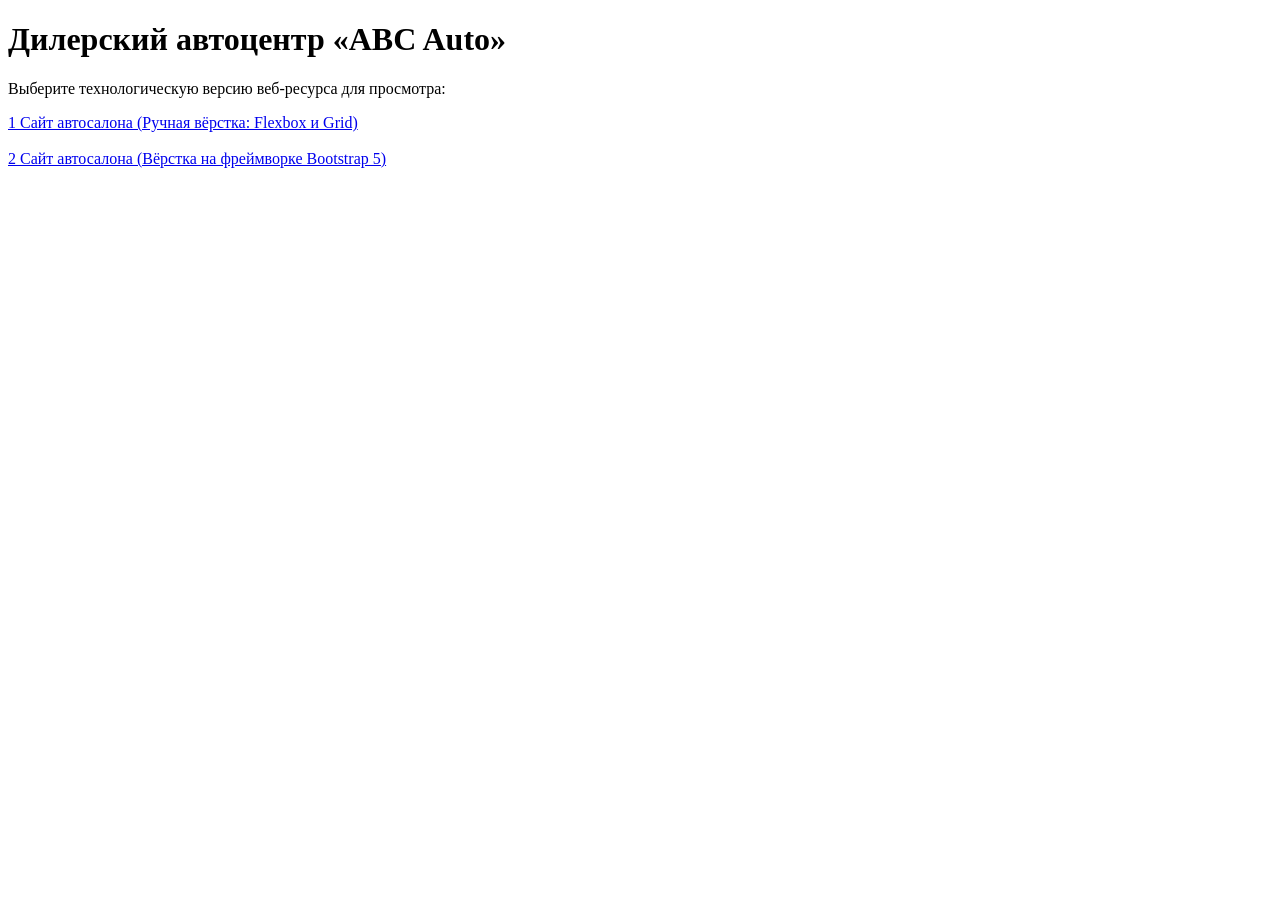
<file: index.html>
<!DOCTYPE html>
<html lang="ru">
<head>
    <meta charset="UTF-8">
    <meta name="viewport" content="width=device-width, initial-scale=1.0">
    <title>ABC Auto — Выбор версии сайта</title>
</head>
<body>
    <h1>Дилерский автоцентр «ABC Auto»</h1>
    <p>Выберите технологическую версию веб-ресурса для просмотра:</p>

    <a href="FLEX-GRID/index.html">1 Сайт автосалона (Ручная вёрстка: Flexbox и Grid)</a> <br><br>
    <a href="Bootstrap-версия/index.html">2 Сайт автосалона (Вёрстка на фреймворке Bootstrap 5)</a>
</body>
</html>
</file>
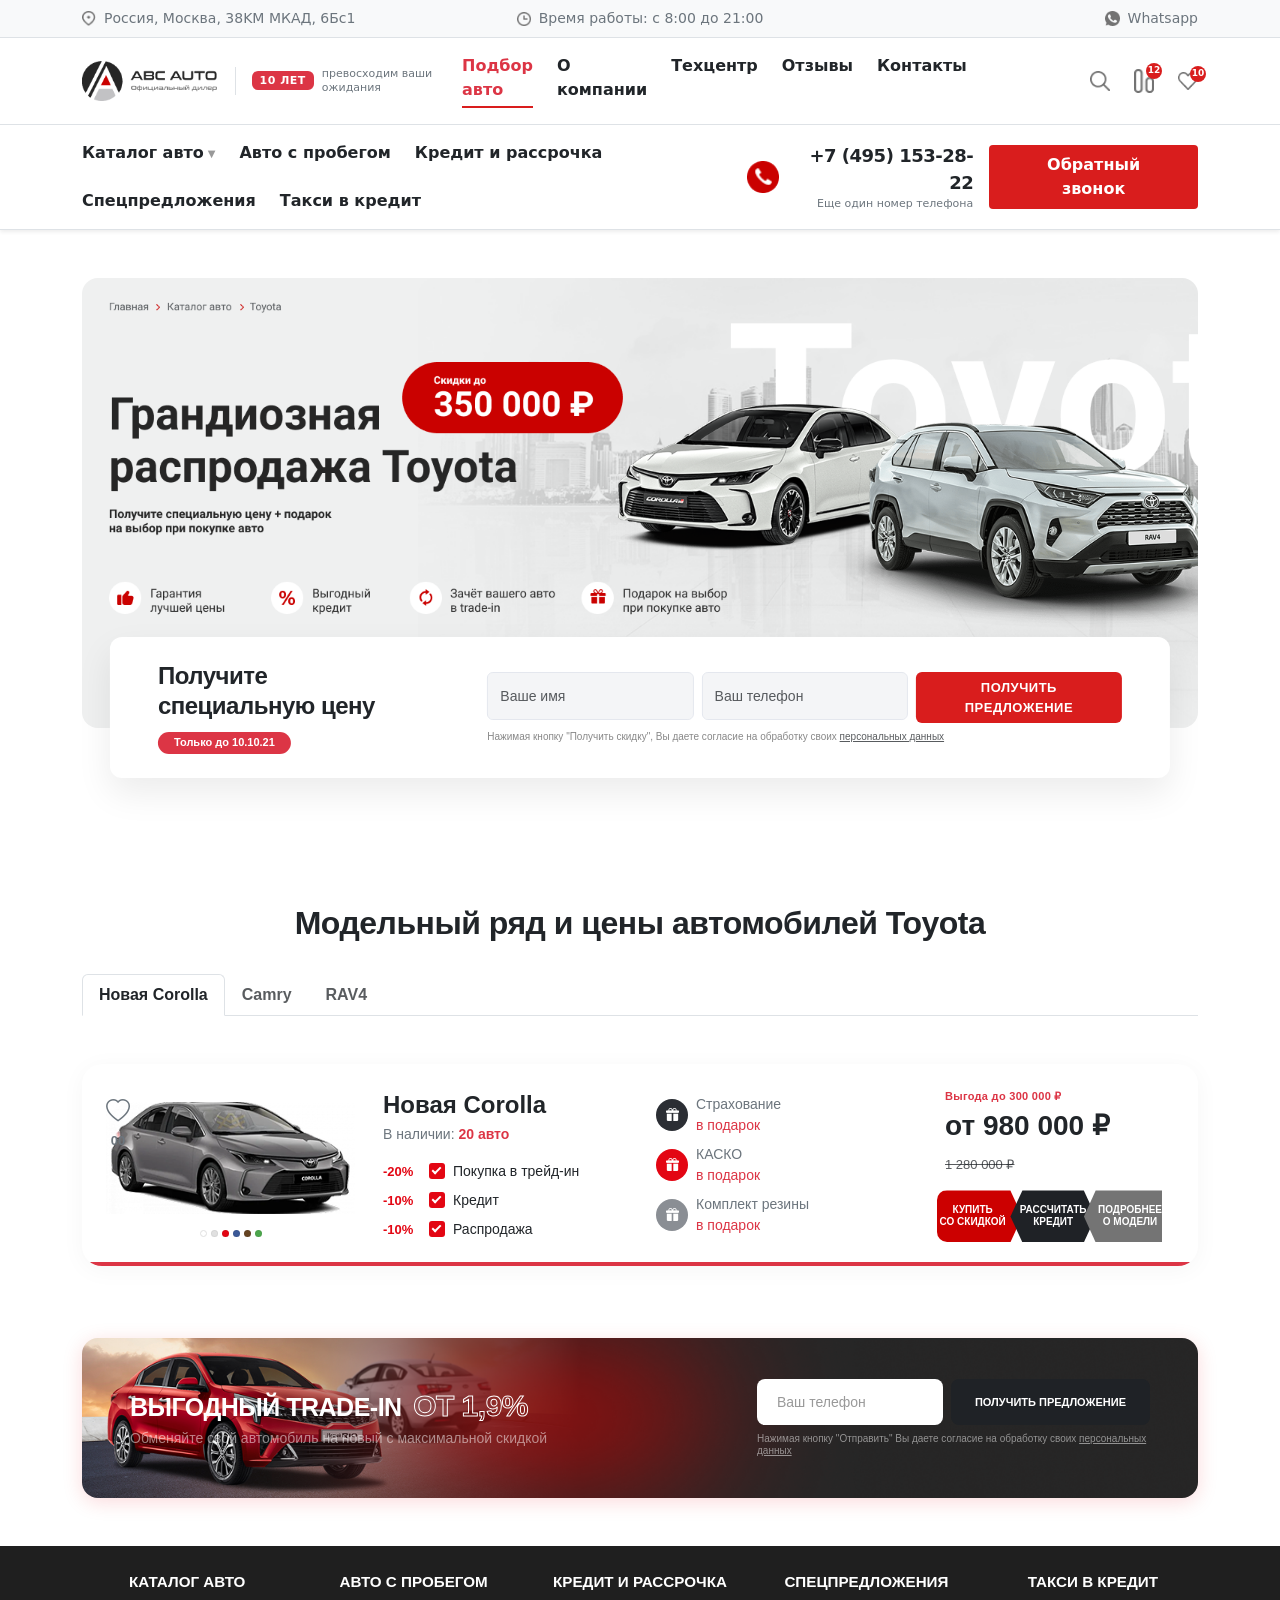
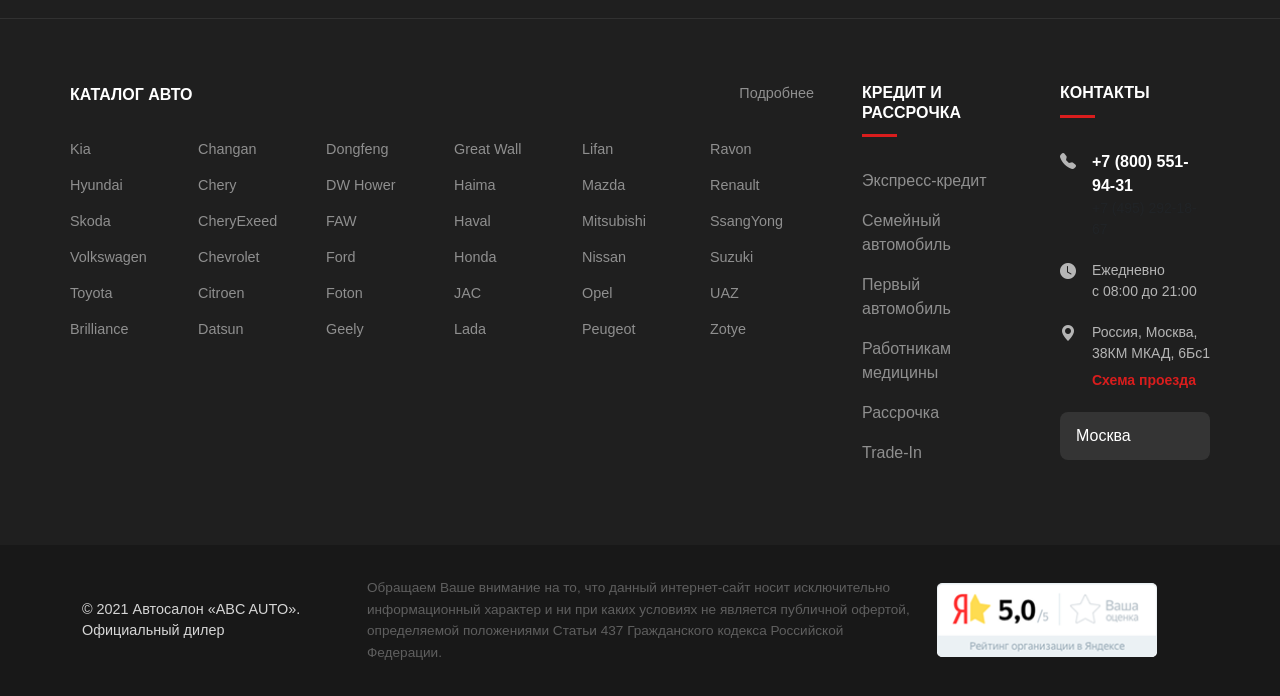
<file: Bootstrap-версия/index.html>
<!DOCTYPE html>
<html lang="ru">
<head>

    <!-- =================== -->
    <!-- МЕТАДАННЫЕ СТРАНИЦЫ -->
    <!-- =================== -->
    
    <meta charset="UTF-8">
    <meta name="viewport" content="width=device-width, initial-scale=1.0">
    <link href="https://cdn.jsdelivr.net/npm/bootstrap@5.3.3/dist/css/bootstrap.min.css" rel="stylesheet">
    <link rel="stylesheet" href="css/style.css">
    <link rel="stylesheet" href="https://cdn.jsdelivr.net/npm/bootstrap-icons@1.11.3/font/bootstrap-icons.min.css">
    <title>ABC AUTO — Грандиозная распродажа Toyota</title>
</head>
<body>

    <header class="border-bottom shadow-sm custom-header">

        <div class="bg-light border-bottom py-2">
            <div class="container">
                <div class="row align-items-center text-secondary small">
                    <div class="col-lg-4 d-flex align-items-center gap-2">
                        <img src="img/icon-geo.png" width="14" alt="">
                        <span>Россия, Москва, 38KM МКАД, 6Бс1</span>
                    </div>
                    <div class="col-lg-4 d-flex align-items-center justify-content-center gap-2">
                        <img src="img/icon-clock.png" width="14" alt="">
                        <span>Время работы: с 8:00 до 21:00</span>
                    </div>
                    <div class="col-lg-4 d-flex align-items-center justify-content-end gap-2">
                        <img src="img/icon-whatsapp.png" width="15" alt="">
                        <a href="https://wa.me/#" target="_blank" class="text-decoration-none text-secondary">Whatsapp</a>
                    </div>
                </div>
            </div>
        </div>

        <div class="py-3 border-bottom">
            <div class="container">
                <div class="row align-items-center">
                    
                    <div class="col-lg-4 d-flex align-items-center gap-3">
                        <button class="btn p-0 d-lg-none">
                            <img src="img/icon-burger.png" width="24" alt="">
                        </button>
                        <img src="img/header-logo.png" alt="ABC AUTO" class="img-fluid" style="max-height: 40px;">
                        
                        <div class="d-flex align-items-center gap-2 border-start ps-3">
                            <span class="badge bg-danger text-uppercase fw-bold px-2 py-1" style="font-size: 11px; letter-spacing: 0.5px;">10 лет</span>
                            <span class="text-secondary lh-sm" style="font-size: 11px;">превосходим ваши<br>ожидания</span>
                        </div>
                    </div>

                    <div class="col-lg-5">
                        <nav class="d-flex justify-content-start gap-4 menu-links">
                            <a href="#" class="text-danger fw-semibold position-relative pb-1 border-danger-custom">Подбор авто</a>
                            <a href="#" class="text-dark fw-semibold text-decoration-none">О компании</a>
                            <a href="#" class="text-dark fw-semibold text-decoration-none">Техцентр</a>
                            <a href="#" class="text-dark fw-semibold text-decoration-none">Отзывы</a>
                            <a href="#" class="text-dark fw-semibold text-decoration-none">Контакты</a>
                        </nav>
                    </div>

                    <div class="col-lg-3">
                        <div class="d-flex justify-content-end align-items-center gap-4">
                            <a href="#" class="text-secondary"><img src="img/icon-search.png" width="20" alt=""></a>
                            
                            <a href="#" class="text-secondary position-relative">
                                <img src="img/icon-compare.png" width="20" alt="">
                                <span class="util-counter">12</span>
                            </a>
                            
                            <a href="#" class="text-secondary position-relative">
                                <img src="img/icon-heart.png" width="20" alt="">
                                <span class="util-counter">10</span>
                            </a>
                        </div>
                    </div>

                </div>
            </div>
        </div>

        <div class="py-3">
            <div class="container">
                <div class="row align-items-center">
                    
                    <div class="col-lg-7">
                        <nav class="d-flex gap-4 flex-wrap catalog-links">
                            <a href="#" class="text-dark fw-semibold text-decoration-none d-flex align-items-center gap-1">
                                Каталог авто
                                <span style="font-size: 10px; color: #999;">▼</span>
                            </a>
                            <a href="#" class="text-dark fw-semibold text-decoration-none">Авто с пробегом</a>
                            <a href="#" class="text-dark fw-semibold text-decoration-none">Кредит и рассрочка</a>
                            <a href="#" class="text-dark fw-semibold text-decoration-none">Спецпредложения</a>
                            <a href="#" class="text-dark fw-semibold text-decoration-none">Такси в кредит</a>
                        </nav>
                    </div>

                    <div class="col-lg-5">
                        <div class="d-flex justify-content-end align-items-center gap-3">
                            
                            <div class="d-flex align-items-center gap-2">
                                <img src="img/icon-phone.png" width="32" height="32" alt="" class="flex-shrink-0">
                                <div class="d-flex flex-column text-end">
                                    <a href="tel:+74951532822" class="fw-bold text-dark text-decoration-none" style="font-size: 18px; letter-spacing: -0.5px;">
                                        +7 (495) 153-28-22
                                    </a>
                                    <span class="text-secondary" style="font-size: 11px;">Еще один номер телефона</span>
                                </div>
                            </div>

                            <button class="btn btn-danger fw-semibold px-4 py-2 header-solid-action-btn" style="border-radius: 4px;">
                                Обратный звонок
                            </button>

                        </div>
                    </div>

                </div>
            </div>
        </div>

    </header>

    <!-- ======================= -->
    <!-- ОСНОВНОЙ КОНТЕНТ (MAIN) -->
    <!-- ======================= -->

    <main class="page-content">

        <!-- ----------------------------- -->
        <!-- ГЛАВНЫЙ БАННЕР И ФОРМА ЗАЯВКИ -->
        <!-- ----------------------------- -->
        
        <section class="container my-5">
            <div class="position-relative">

                <div class="hero-banner rounded-4"></div>

                <div class="card border-0 mx-auto position-absolute start-50 translate-middle-x custom-form-card" 
                    style="bottom: -50px; max-width: 1140px; width: 95%;">
                    <div class="card-body px-5 py-4">

                        <div class="row align-items-center row-layout">
                            
                            <div class="col-lg-4 col-12 text-layout">
                                <h3 class="fw-bold mb-2 lh-sm text-dark tracking-tight" style="font-size: 24px;">
                                    Получите<br class="d-none d-lg-block"> специальную цену
                                </h3>
                                <span class="badge rounded-pill bg-danger fw-semibold px-3 py-1-5" style="font-size: 11px;">
                                    Только до 10.10.21
                                </span>
                            </div>

                            <div class="col-lg-8 col-12 mt-4 mt-lg-0">
                                <form>
                                    <div class="row g-2">
                                        <div class="col-md-4 col-12">
                                            <input type="text" class="form-control custom-input" placeholder="Ваше имя">
                                        </div>
                                        <div class="col-md-4 col-12">
                                            <input type="tel" class="form-control custom-input" placeholder="Ваш телефон">
                                        </div>
                                        <div class="col-md-4 col-12">
                                            <button type="submit" class="btn btn-danger w-100 fw-bold custom-submit-btn">
                                                ПОЛУЧИТЬ ПРЕДЛОЖЕНИЕ
                                            </button>
                                        </div>
                                    </div>
                                    
                                    <div class="mt-2">
                                        <small class="text-muted custom-legal-text">
                                            Нажимая кнопку "Получить скидку", Вы даете согласие на обработку своих <a href="#" class="text-muted text-decoration-underline">персональных данных</a>
                                        </small>
                                    </div>
                                </form>
                            </div>

                        </div>

                    </div>
                </div>

            </div>
        </section>
        <div style="height: 80px;"></div>

        <!-- ------------------------------- -->
        <!-- КАТАЛОГ TOYOTA (ПЕРВЫЙ СЛАЙДЕР) -->
        <!-- ------------------------------- -->

        <section class="container py-5">

            <div class="row mb-4">
                <div class="col-12">
                    <h2 class="text-center fw-bold text-dark" style="font-size: 32px; letter-spacing: -0.5px;">
                        Модельный ряд и цены автомобилей Toyota
                    </h2>
                </div>
            </div>

            <div class="row mb-5">
                <div class="col-12">
                    <ul class="nav nav-tabs custom-catalog-tabs border-bottom" id="catalogTab" role="tablist">
                        <li class="nav-item" role="presentation">
                            <button class="nav-link active fw-bold text-dark" id="corolla-tab" data-bs-toggle="tab" data-bs-target="#corolla-slider" type="button" role="tab" aria-controls="corolla-slider" aria-selected="true">
                                Новая Corolla
                            </button>
                        </li>
                        <li class="nav-item" role="presentation">
                            <button class="nav-link fw-bold text-muted" id="camry-tab" data-bs-toggle="tab" data-bs-target="#camry-slider" type="button" role="tab" aria-controls="camry-slider" aria-selected="false">
                                Camry
                            </button>
                        </li>
                        <li class="nav-item" role="presentation">
                            <button class="nav-link fw-bold text-muted" id="rav4-tab" data-bs-toggle="tab" data-bs-target="#rav4-slider" type="button" role="tab" aria-controls="rav4-slider" aria-selected="false">
                                RAV4
                            </button>
                        </li>
                    </ul>
                </div>
            </div>

            <div class="tab-content" id="catalogTabContent">
                
                <div class="tab-pane fade show active" id="corolla-slider" role="tabpanel" aria-labelledby="corolla-tab">
                    <div class="card border-0 shadow-sm mb-4 position-relative overflow-hidden custom-car-card">
                        <div class="card-body p-4">
                            <div class="row align-items-center">
                                
                                <div class="col-lg-3 text-center position-relative d-flex flex-column align-items-center justify-content-center">
                                    <div class="position-absolute top-0 start-0 ms-2 text-center favorite-block">
                                        <button class="btn p-0 border-0 bg-transparent favorite-btn" aria-label="Добавить в избранное">
                                            <i class="bi bi-heart fs-4 text-secondary"></i>
                                        </button>
                                        <span class="d-block fw-bold text-secondary text-center lh-1 mt-1" style="font-size: 13px;">00</span>
                                    </div>
                                    
                                    <img src="img/corolla.png" class="img-fluid my-2 car-preview-img" alt="Новая Corolla">
                                    
                                    <div class="d-flex justify-content-center gap-1 mt-2 custom-dots">
                                        <span class="dot dot-white"></span>
                                        <span class="dot dot-light-grey"></span>
                                        <span class="dot dot-red"></span>
                                        <span class="dot dot-blue"></span>
                                        <span class="dot dot-brown"></span>
                                        <span class="dot dot-green"></span>
                                    </div>
                                </div>

                                <div class="col-lg-3 px-3">
                                    <h3 class="fw-bold mb-1 text-dark fs-4">Новая Corolla</h3>
                                    <p class="small mb-3 text-secondary">В наличии: <span class="text-danger fw-bold">20 авто</span></p>
                                    
                                    <div class="d-flex flex-column gap-2 catalog-specs">
                                        <label class="d-flex align-items-center gap-2 custom-checkbox-label">
                                            <span class="spec-discount">-20%</span>
                                            <input type="checkbox" checked class="custom-real-checkbox">
                                            <span class="checkbox-box"></span>
                                            <span class="text-dark fw-medium small text-nowrap">Покупка в трейд-ин</span>
                                        </label>
                                        <label class="d-flex align-items-center gap-2 custom-checkbox-label">
                                            <span class="spec-discount">-10%</span>
                                            <input type="checkbox" checked class="custom-real-checkbox">
                                            <span class="checkbox-box"></span>
                                            <span class="text-dark fw-medium small text-nowrap">Кредит</span>
                                        </label>
                                        <label class="d-flex align-items-center gap-2 custom-checkbox-label">
                                            <span class="spec-discount">-10%</span>
                                            <input type="checkbox" checked class="custom-real-checkbox">
                                            <span class="checkbox-box"></span>
                                            <span class="text-dark fw-medium small text-nowrap">Распродажа</span>
                                        </label>
                                    </div>
                                </div>

                                <div class="col-lg-3 px-3">
                                    <div class="d-flex flex-column gap-2 catalog-gifts">
                                        <div class="d-flex align-items-center gap-2">
                                            <div class="gift-circle-icon icon-dark-grey"><i class="bi bi-gift-fill"></i></div>
                                            <span class="small fw-medium text-secondary">Страхование <br class="d-none d-xl-inline"> <span class="text-danger">в подарок</span></span>
                                        </div>
                                        <div class="d-flex align-items-center gap-2">
                                            <div class="gift-circle-icon icon-red"><i class="bi bi-gift-fill"></i></div>
                                            <span class="small fw-medium text-secondary">КАСКО <br class="d-none d-xl-inline"> <span class="text-danger">в подарок</span></span>
                                        </div>
                                        <div class="d-flex align-items-center gap-2">
                                            <div class="gift-circle-icon icon-grey"><i class="bi bi-gift-fill"></i></div>
                                            <span class="small fw-medium text-secondary">Комплект резины <br class="d-none d-xl-inline"> <span class="text-danger">в подарок</span></span>
                                        </div>
                                    </div>
                                </div>

                                <div class="col-lg-3 ps-4 text-end">
                                    <div class="mb-3 text-start ps-2">
                                        <span class="text-danger fw-bold small d-block mb-0" style="font-size: 11px; letter-spacing: 0.3px;">Выгода до 300 000 ₽</span>
                                        <div class="d-flex align-items-baseline gap-2 flex-wrap">
                                            <span class="fw-bold text-dark fs-3">от 980 000 ₽</span>
                                            <span class="text-muted text-decoration-line-through small" style="font-size: 13px;">1 280 000 ₽</span>
                                        </div>
                                    </div>
                                    
                                    <div class="combo-btn-group d-flex">
                                        <a href="#" class="combo-btn btn-combo-red">Купить <br> со скидкой</a>
                                        <a href="#" class="combo-btn btn-combo-dark">Рассчитать <br> кредит</a>
                                        <a href="#" class="combo-btn btn-combo-grey">Подробнее <br> о модели</a>
                                    </div>
                                </div>

                            </div>
                        </div>
                        <div class="position-absolute bottom-0 start-0 bg-danger w-100" style="height: 4px;"></div>
                    </div>
                </div>

                <div class="tab-pane fade" id="camry-slider" role="tabpanel" aria-labelledby="camry-tab">
                    <div class="card border-0 shadow-sm mb-4 position-relative overflow-hidden custom-car-card">
                        <div class="card-body p-4">
                            <p class="text-center text-muted py-4">Контент для Toyota Camry</p>
                        </div>
                        <div class="position-absolute bottom-0 start-0 bg-danger w-100" style="height: 4px;"></div>
                    </div>
                </div>

                <div class="tab-pane fade" id="rav4-slider" role="tabpanel" aria-labelledby="rav4-tab">
                    <div class="card border-0 shadow-sm mb-4 position-relative overflow-hidden custom-car-card">
                        <div class="card-body p-4">
                            <p class="text-center text-muted py-4">Контент для Toyota RAV4</p>
                        </div>
                        <div class="position-absolute bottom-0 start-0 bg-danger w-100" style="height: 4px;"></div>
                    </div>
                </div>

            </div>
        </section> <div class="container mb-5">
            <div class="trade-in-banner rounded-4 overflow-hidden position-relative">
                
                <div class="row align-items-center g-0 w-100 h-100 position-relative" style="z-index: 2;">
                    
                    <div class="col-lg-7 text-center text-lg-start px-4 ps-lg-5 py-4">
                        <div class="text-white">
                            <h2 class="fw-bold text-uppercase mb-0 tracking-tight trade-banner-title">
                                выгодный trade-in <span class="text-border-fill">от 1,9%</span>
                            </h2>
                            <p class="mb-0 text-white-50 small mt-1">
                                Обменяйте свой автомобиль на новый с максимальной скидкой
                            </p>
                        </div>
                    </div>
                    
                    <div class="col-lg-5 px-4 pe-lg-5 pb-4 pb-lg-0">
                        <form>
                            <div class="d-flex flex-column gap-2 trade-form-wrapper">
                                <div class="d-flex gap-2 flex-sm-nowrap flex-wrap align-items-center">
                                    <input type="tel" class="form-control trade-input" placeholder="Ваш телефон">
                                    <button type="submit" class="btn trade-submit text-uppercase fw-bold text-nowrap px-4 w-100 w-sm-auto">
                                        Получить предложение
                                    </button>
                                </div>
                                <small class="text-white-50 text-center text-lg-start pseudo-privacy" style="font-size: 10px; line-height: 1.2;">
                                    Нажимая кнопку "Отправить" Вы даете согласие на обработку своих 
                                    <a href="#" class="text-white-50 text-decoration-underline">персональных данных</a>
                                </small>
                            </div>
                        </form>
                    </div>
                    
                </div>
                
            </div>
        </div>

    </main>

    <footer class="site-footer mt-5">

    <div class="footer-top-nav">
        <div class="container py-4">
            <div class="row text-center g-3">
                <div class="col-lg">
                    <a href="#" class="text-decoration-none">КАТАЛОГ АВТО</a>
                </div>
                <div class="col-lg">
                    <a href="#" class="text-decoration-none">АВТО С ПРОБЕГОМ</a>
                </div>
                <div class="col-lg">
                    <a href="#" class="text-decoration-none">КРЕДИТ И РАССРОЧКА</a>
                </div>
                <div class="col-lg">
                    <a href="#" class="text-decoration-none">СПЕЦПРЕДЛОЖЕНИЯ</a>
                </div>
                <div class="col-lg">
                    <a href="#" class="text-decoration-none">ТАКСИ В КРЕДИТ</a>
                </div>
            </div>
        </div>
    </div>

    <div class="container footer-main">
        <div class="row g-5">

            <div class="col-lg-8 brands-grid">
                <div class="footer-title-row">
                    <h2 class="text-uppercase fw-bold">КАТАЛОГ АВТО</h2>
                    <a href="#" class="text-decoration-none ms-auto">Подробнее</a>
                </div>
                <div class="row">
                    <div class="col-6 col-sm-4 col-md-2">
                        <ul class="list-unstyled">
                            <li><a href="#" class="text-decoration-none">Kia</a></li>
                            <li><a href="#" class="text-decoration-none">Hyundai</a></li>
                            <li><a href="#" class="text-decoration-none">Skoda</a></li>
                            <li><a href="#" class="text-decoration-none">Volkswagen</a></li>
                            <li><a href="#" class="text-decoration-none">Toyota</a></li>
                            <li><a href="#" class="text-decoration-none">Brilliance</a></li>
                        </ul>
                    </div>
                    <div class="col-6 col-sm-4 col-md-2">
                        <ul class="list-unstyled">
                            <li><a href="#" class="text-decoration-none">Changan</a></li>
                            <li><a href="#" class="text-decoration-none">Chery</a></li>
                            <li><a href="#" class="text-decoration-none">CheryExeed</a></li>
                            <li><a href="#" class="text-decoration-none">Chevrolet</a></li>
                            <li><a href="#" class="text-decoration-none">Citroen</a></li>
                            <li><a href="#" class="text-decoration-none">Datsun</a></li>
                        </ul>
                    </div>
                    <div class="col-6 col-sm-4 col-md-2">
                        <ul class="list-unstyled">
                            <li><a href="#" class="text-decoration-none">Dongfeng</a></li>
                            <li><a href="#" class="text-decoration-none">DW Hower</a></li>
                            <li><a href="#" class="text-decoration-none">FAW</a></li>
                            <li><a href="#" class="text-decoration-none">Ford</a></li>
                            <li><a href="#" class="text-decoration-none">Foton</a></li>
                            <li><a href="#" class="text-decoration-none">Geely</a></li>
                        </ul>
                    </div>
                    <div class="col-6 col-sm-4 col-md-2">
                        <ul class="list-unstyled">
                            <li><a href="#" class="text-decoration-none">Great Wall</a></li>
                            <li><a href="#" class="text-decoration-none">Haima</a></li>
                            <li><a href="#" class="text-decoration-none">Haval</a></li>
                            <li><a href="#" class="text-decoration-none">Honda</a></li>
                            <li><a href="#" class="text-decoration-none">JAC</a></li>
                            <li><a href="#" class="text-decoration-none">Lada</a></li>
                        </ul>
                    </div>
                    <div class="col-6 col-sm-4 col-md-2">
                        <ul class="list-unstyled">
                            <li><a href="#" class="text-decoration-none">Lifan</a></li>
                            <li><a href="#" class="text-decoration-none">Mazda</a></li>
                            <li><a href="#" class="text-decoration-none">Mitsubishi</a></li>
                            <li><a href="#" class="text-decoration-none">Nissan</a></li>
                            <li><a href="#" class="text-decoration-none">Opel</a></li>
                            <li><a href="#" class="text-decoration-none">Peugeot</a></li>
                        </ul>
                    </div>
                    <div class="col-6 col-sm-4 col-md-2">
                        <ul class="list-unstyled">
                            <li><a href="#" class="text-decoration-none">Ravon</a></li>
                            <li><a href="#" class="text-decoration-none">Renault</a></li>
                            <li><a href="#" class="text-decoration-none">SsangYong</a></li>
                            <li><a href="#" class="text-decoration-none">Suzuki</a></li>
                            <li><a href="#" class="text-decoration-none">UAZ</a></li>
                            <li><a href="#" class="text-decoration-none">Zotye</a></li>
                        </ul>
                    </div>
                </div>
            </div>

            <div class="col-md-6 col-lg-2 credit-column">
                <h2 class="text-uppercase fw-bold">КРЕДИТ И РАССРОЧКА</h2>
                <ul class="list-unstyled">
                    <li><a href="#" class="text-decoration-none">Экспресс-кредит</a></li>
                    <li><a href="#" class="text-decoration-none">Семейный автомобиль</a></li>
                    <li><a href="#" class="text-decoration-none">Первый автомобиль</a></li>
                    <li><a href="#" class="text-decoration-none">Работникам медицины</a></li>
                    <li><a href="#" class="text-decoration-none">Рассрочка</a></li>
                    <li><a href="#" class="text-decoration-none">Trade-In</a></li>
                </ul>
            </div>

            <div class="col-md-6 col-lg-2 contacts-column">
                <h2 class="text-uppercase fw-bold">КОНТАКТЫ</h2>
                
                <div class="contact-item">
                    <div class="contact-icon"><i class="bi bi-telephone-fill"></i></div>
                    <div>
                        <p class="fw-bold text-white mb-0">+7 (800) 551-94-31</p>
                        <p class="text-muted small mb-0">+7 (495) 292-18-67</p>
                    </div>
                </div>

                <div class="contact-item">
                    <div class="contact-icon"><i class="bi bi-clock-fill"></i></div>
                    <div>
                        <p class="small mb-0">Ежедневно<br>с 08:00 до 21:00</p>
                    </div>
                </div>

                <div class="contact-item">
                    <div class="contact-icon"><i class="bi bi-geo-alt-fill"></i></div>
                    <div>
                        <p class="small mb-1">Россия, Москва,<br>38КМ МКАД, 6Бс1</p>
                        <a href="#" class="text-decoration-none small fw-bold">Схема проезда</a>
                    </div>
                </div>

                <div class="position-relative mt-3">
                    <select class="form-select footer-city">
                        <option>Москва</option>
                    </select>
                </div>
            </div>

        </div>
    </div>

    <div class="footer-bottom">
        <div class="container">
            <div class="row align-items-center g-4">
                <div class="col-lg-3 footer-copy">
                    © 2021 Автосалон «ABC AUTO».<br>Официальный дилер
                </div>
                <div class="col-lg-6 footer-legal">
                    Обращаем Ваше внимание на то, что данный интернет-сайт носит исключительно информационный характер и ни при каких условиях не является публичной офертой, определяемой положениями Статьи 437 Гражданского кодекса Российской Федерации.
                </div>
                <div class="col-lg-3 text-lg-end">
                    <img src="img/yandex-rating.png" alt="Яндекс рейтинг" class="yandex-rating">
                </div>
            </div>
        </div>
    </div>
</footer>
<script src="https://cdn.jsdelivr.net/npm/bootstrap@5.3.3/dist/js/bootstrap.bundle.min.js"></script>

</body>
</html>
</file>
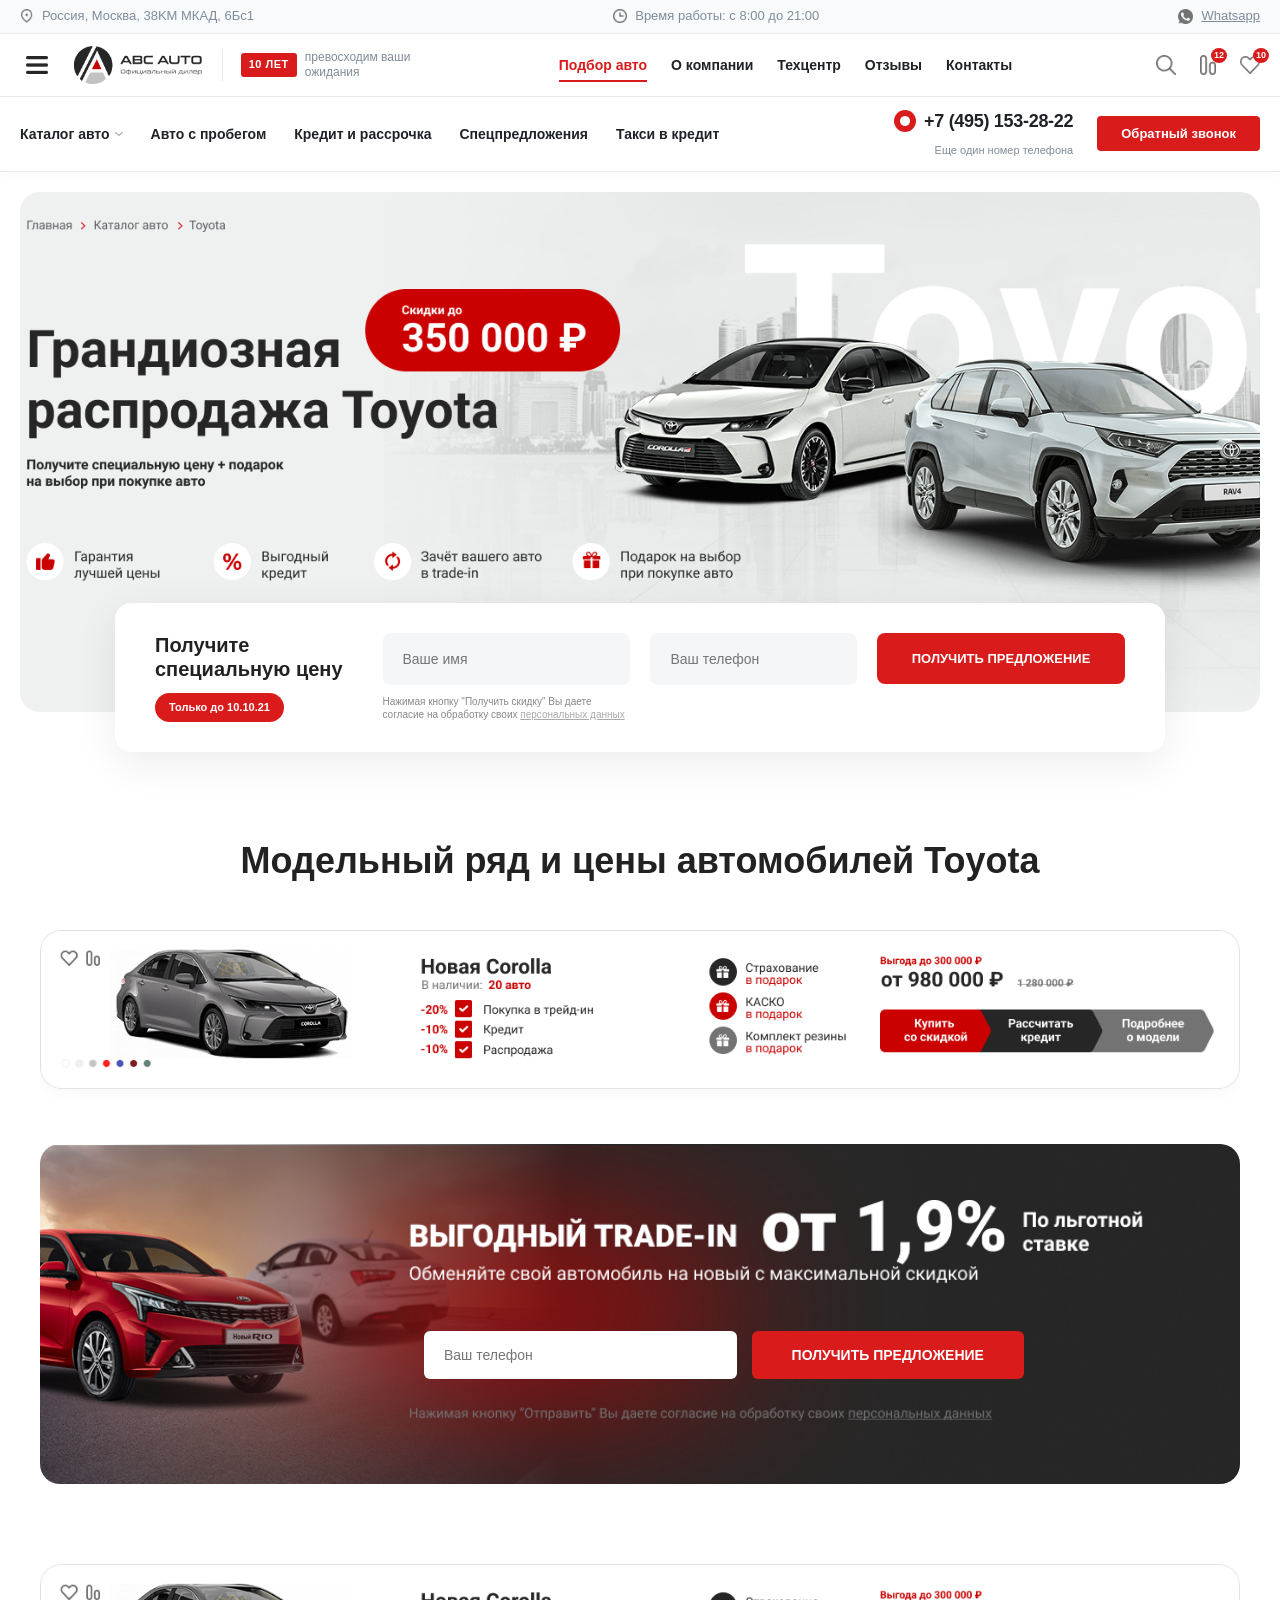
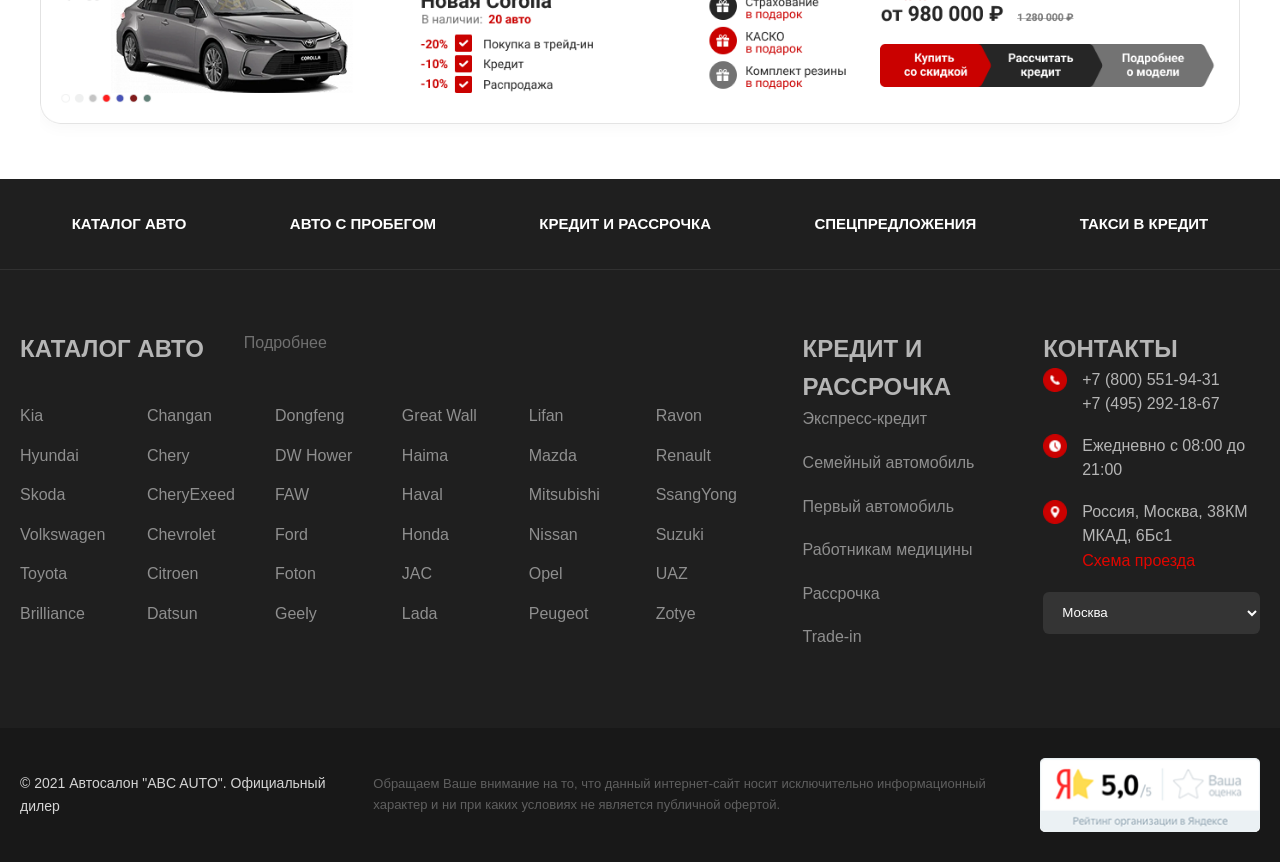
<file: FLEX-GRID/index.html>
<!DOCTYPE html>
<html lang="ru">
<head>

    <!-- =================== -->
    <!-- МЕТАДАННЫЕ СТРАНИЦЫ -->
    <!-- =================== -->
    
    <meta charset="UTF-8">
    <meta name="viewport" content="width=device-width, initial-scale=1.0">
    <link rel="stylesheet" href="css/style.css">
    <title>ABC AUTO — Грандиозная распродажа Toyota</title>
</head>
<body>

    <header class="custom-header">
    
        <!-- Верхняя информационная панель -->
        <div class="header-top-line">
            <div class="main-container header-grid-top">
                <div class="top-geo-block">
                    <img src="img/icon-geo.png" alt="" class="top-icon">
                    <span>Россия, Москва, 38KM МКАД, 6Бс1</span>
                </div>
                
                <div class="top-time-block">
                    <img src="img/icon-clock.png" alt="" class="top-icon">
                    <span>Время работы: с 8:00 до 21:00</span>
                </div>
                
                <div class="top-whatsapp-block">
                    <img src="img/icon-whatsapp.png" alt="" class="top-wa-icon">
                    <a href="https://wa.me/#" class="top-wa-link" target="_blank">Whatsapp</a>
                </div>
            </div>
        </div>
    
        <!-- Основная панель шапки -->
        <div class="header-main-line">
            <div class="main-container header-grid-main">
                
                <div class="main-left-group">
                    <button class="independent-burger-btn" aria-label="Открыть меню">
                        <img src="img/icon-burger.png" alt="" class="main-burger-img">
                    </button>
                    
                    <a href="/" class="header-brand-logo">
                        <img src="img/header-logo.png" alt="ABC AUTO" class="logo-img">
                    </a>
                    
                    <div class="vertical-divider"></div>
                    
                    <div class="anniversary-badge-block">
                        <span class="red-years-badge">10 лет</span>
                        <span class="badge-text">превосходим ваши ожидания</span>
                    </div>
                </div>
                
                <nav class="main-navigation-menu">
                    <a href="#selection" class="nav-menu-item active">Подбор авто</a>
                    <a href="#about" class="nav-menu-item">О компании</a>
                    <a href="#tech-center" class="nav-menu-item">Техцентр</a>
                    <a href="#reviews" class="nav-menu-item">Отзывы</a>
                    <a href="#contacts" class="nav-menu-item">Контакты</a>
                </nav>
                
                <div class="main-right-utilities">
                    <button class="utility-flat-btn" title="Поиск">
                        <img src="img/icon-search.png" alt="Поиск" class="util-img">
                    </button>
                    
                    <div class="utility-flat-item" title="Сравнение">
                        <img src="img/icon-compare.png" alt="Сравнение" class="util-img">
                        <span class="util-counter">12</span>
                    </div>
                    
                    <div class="utility-flat-item" title="Избранное">
                        <img src="img/icon-heart.png" alt="Избранное" class="util-img">
                        <span class="util-counter">10</span>
                    </div>
                </div>
                
            </div>
        </div>

        <!-- Нижнее навигационное меню -->
        <div class="header-bottom-line">
            <div class="main-container header-grid-bottom-nav">
                
                <nav class="secondary-categories-menu">
                    <a href="#catalog" class="secondary-menu-item">
                        <span>Каталог авто</span>
                        <img src="img/arrow-down.png" alt="" class="arrow-mini-img">
                    </a>
                    <a href="#used" class="secondary-menu-item">Авто с пробегом</a>
                    <a href="#credit" class="secondary-menu-item">Кредит и рассрочка</a>
                    <a href="#offers" class="secondary-menu-item">Спецпредложения</a>
                    <a href="#taxi" class="secondary-menu-item">Такси в кредит</a>
                </nav>
                
                <div class="bottom-right-contacts-group">
                    <div class="dual-phone-container">
                        <div class="phone-row-top">
                            <div class="phone-circle-icon">
                                <img src="img/icon-phone.png" alt="" class="phone-mini-img">
                            </div>
                            <a href="tel:+74951532822" class="main-phone-number">+7 (495) 153-28-22</a>
                        </div>
                        <div class="phone-row-bottom">
                            <span class="secondary-phone-text">Еще один номер телефона</span>
                        </div>
                    </div>
                    
                    <button class="header-solid-action-btn">
                        Обратный звонок
                    </button>
                </div>
                
            </div>
        </div>
    </header>

    <!-- ======================= -->
    <!-- ОСНОВНОЙ КОНТЕНТ (MAIN) -->
    <!-- ======================= -->

    <main class="page-content">

        <!-- ----------------------------- -->
        <!-- ГЛАВНЫЙ БАННЕР И ФОРМА ЗАЯВКИ -->
        <!-- ----------------------------- -->
        
        <section class="main-container relative-hero-container">
        <div class="hero-banner"></div>

            <div class="bottom-capture-form-panel">
                
                <div class="form-title-col">
                    <h3 class="form-panel-title">Получите<br>специальную цену</h3>
                    <span class="red-date-tag">Только до 10.10.21</span>
                </div>

                <form class="form-inputs-col">
                    <div class="input-group name-group">
                        <input type="text" class="panel-input" placeholder="Ваше имя" required>
                        <p class="form-legal-notice">Нажимая кнопку "Получить скидку" Вы даете согласие на обработку своих <u>персональных данных</u></p>
                    </div>

                    <div class="input-group phone-group">
                        <input type="tel" class="panel-input" placeholder="Ваш телефон" required>
                    </div>

                    <div class="input-group btn-group">
                        <button type="submit" class="panel-submit-btn">ПОЛУЧИТЬ ПРЕДЛОЖЕНИЕ</button>
                    </div>
                </form>
                
            </div>
        </section>

        <!-- ------------------------------- -->
        <!-- КАТАЛОГ TOYOTA (ПЕРВЫЙ СЛАЙДЕР) -->
        <!-- ------------------------------- -->

        <section class="detailed-cars-section">
            <h1 class="section-title">Модельный ряд и цены автомобилей Toyota</h1>
            
            <div class="cars-carousel-container">
                <div class="cars-carousel-track">
                    
                    <div class="detailed-car-card-img-wrapper">
                        <img src="img/car-frame.png" alt="Toyota Card" class="full-card-img">
                    </div>
                    
                    <div class="detailed-car-card-img-wrapper">
                        <img src="img/car-frame.png" alt="Toyota Card" class="full-card-img">
                    </div>
                    
                    <div class="detailed-car-card-img-wrapper">
                        <img src="img/car-frame.png" alt="Toyota Card" class="full-card-img">
                    </div>
                    
                </div>
            </div>
        </section>

        <!-- --------------- -->
        <!-- БАННЕР TRADE-IN -->
        <!-- --------------- -->

        <div class="trade-in-banner">
            <div class="trade-in-form-wrapper">
                <form class="trade-in-form">
                    <input type="tel" class="trade-input" placeholder="Ваш телефон" required>
                    <button type="submit" class="trade-submit">ПОЛУЧИТЬ ПРЕДЛОЖЕНИЕ</button>
                </form>
            </div>
        </div>

        <!-- ------------------------------- -->
        <!-- КАТАЛОГ TOYOTA (ВТОРОЙ СЛАЙДЕР) -->
        <!-- ------------------------------- -->

        <div class="detailed-cars-section">
            <div class="cars-carousel-container">
                <div class="cars-carousel-track">
                    
                    <div class="detailed-car-card-img-wrapper">
                        <img src="img/car-frame.png" alt="Toyota Card" class="full-card-img">
                    </div>
                    
                    <div class="detailed-car-card-img-wrapper">
                        <img src="img/car-frame.png" alt="Toyota Card" class="full-card-img">
                    </div>
                    
                    <div class="detailed-car-card-img-wrapper">
                        <img src="img/car-frame.png" alt="Toyota Card" class="full-card-img">
                    </div>
                    
                </div>
            </div>
        </div>

    </main>

    <!-- ===================== -->
    <!-- ПОДВАЛ САЙТА (FOOTER) -->
    <!-- ===================== -->

    <footer class="site-footer">

        <!-- ------------------- -->
        <!-- ВЕРХНЕЕ МЕНЮ ФУТЕРА -->
        <!-- ------------------- -->

        <div class="footer-top-nav">
            <div class="main-container">
                <a href="#">КАТАЛОГ АВТО</a>
                <a href="#">АВТО С ПРОБЕГОМ</a>
                <a href="#">КРЕДИТ И РАССРОЧКА</a>
                <a href="#">СПЕЦПРЕДЛОЖЕНИЯ</a>
                <a href="#">ТАКСИ В КРЕДИТ</a>
            </div>
        </div>

        <!-- --------------------- -->
        <!-- ОСНОВНАЯ ЧАСТЬ ФУТЕРА -->
        <!-- --------------------- -->

        <div class="footer-main">
            <div class="main-container footer-grid">

                <div class="catalog-column">
                    <div class="footer-title-row">
                        <h2>КАТАЛОГ АВТО</h2>
                        <a href="#">Подробнее</a>
                    </div>

                    <div class="brands-grid">

                        <ul>
                            <li><a href="#">Kia</a></li>
                            <li><a href="#">Hyundai</a></li>
                            <li><a href="#">Skoda</a></li>
                            <li><a href="#">Volkswagen</a></li>
                            <li><a href="#">Toyota</a></li>
                            <li><a href="#">Brilliance</a></li>
                        </ul>

                        <ul>
                            <li><a href="#">Changan</a></li>
                            <li><a href="#">Chery</a></li>
                            <li><a href="#">CheryExeed</a></li>
                            <li><a href="#">Chevrolet</a></li>
                            <li><a href="#">Citroen</a></li>
                            <li><a href="#">Datsun</a></li>
                        </ul>

                        <ul>
                            <li><a href="#">Dongfeng</a></li>
                            <li><a href="#">DW Hower</a></li>
                            <li><a href="#">FAW</a></li>
                            <li><a href="#">Ford</a></li>
                            <li><a href="#">Foton</a></li>
                            <li><a href="#">Geely</a></li>
                        </ul>

                        <ul>
                            <li><a href="#">Great Wall</a></li>
                            <li><a href="#">Haima</a></li>
                            <li><a href="#">Haval</a></li>
                            <li><a href="#">Honda</a></li>
                            <li><a href="#">JAC</a></li>
                            <li><a href="#">Lada</a></li>
                        </ul>

                        <ul>
                            <li><a href="#">Lifan</a></li>
                            <li><a href="#">Mazda</a></li>
                            <li><a href="#">Mitsubishi</a></li>
                            <li><a href="#">Nissan</a></li>
                            <li><a href="#">Opel</a></li>
                            <li><a href="#">Peugeot</a></li>
                        </ul>

                        <ul>
                            <li><a href="#">Ravon</a></li>
                            <li><a href="#">Renault</a></li>
                            <li><a href="#">SsangYong</a></li>
                            <li><a href="#">Suzuki</a></li>
                            <li><a href="#">UAZ</a></li>
                            <li><a href="#">Zotye</a></li>
                        </ul>

                    </div>
                </div>

                <div class="credit-column">

                    <h2>КРЕДИТ И РАССРОЧКА</h2>

                    <ul>
                        <li><a href="#">Экспресс-кредит</a></li>
                        <li><a href="#">Семейный автомобиль</a></li>
                        <li><a href="#">Первый автомобиль</a></li>
                        <li><a href="#">Работникам медицины</a></li>
                        <li><a href="#">Рассрочка</a></li>
                        <li><a href="#">Trade-in</a></li>
                    </ul>

                </div>

                <div class="contacts-column">

                    <h2>КОНТАКТЫ</h2>

                    <div class="contact-item">
                        <img src="img/icon-phone-2.png" alt="">
                        <div>
                            <p>+7 (800) 551-94-31</p>
                            <p>+7 (495) 292-18-67</p>
                        </div>
                    </div>

                    <div class="contact-item">
                        <img src="img/icon-clock-2.png" alt="">
                        <p>Ежедневно с 08:00 до 21:00</p>
                    </div>

                    <div class="contact-item">
                        <img src="img/icon-location-2.png" alt="">
                        <div>
                            <p>Россия, Москва, 38КМ МКАД, 6Бс1</p>
                            <a href="#">Схема проезда</a>
                        </div>
                    </div>

                    <select class="footer-city">
                        <option>Москва</option>
                    </select>

                </div>

            </div>
        </div>

        <!-- ------------------------- -->
        <!-- НИЖНЯЯ ЮРИДИЧЕСКАЯ ПАНЕЛЬ -->
        <!-- ------------------------- -->

        <div class="footer-bottom">
            <div class="main-container footer-bottom-row">

                <div class="footer-copy">
                    © 2021 Автосалон "ABC AUTO". Официальный дилер
                </div>

                <div class="footer-legal">
                    Обращаем Ваше внимание на то, что данный интернет-сайт носит исключительно
                    информационный характер и ни при каких условиях не является публичной офертой.
                </div>

                <img src="img/yandex-rating.png"
                    class="yandex-rating"
                    alt="Яндекс рейтинг">

            </div>
        </div>

    </footer>

</body>
</html>
</file>
<file: Bootstrap-версия/css/style.css>
/* =================================== */
/* 1. БАЗОВЫЕ НАСТРОЙКИ И ПЕРЕМЕННЫЕ   */
/* =================================== */

:root {
    --abc-red: #D91B1B;
    --abc-dark: #1F2226;
    --abc-gray: #7F8C99;
    --abc-light: #F8FAFC;
    --abc-border: #EAEAEA;
}

body {
    font-family: 'Segoe UI', Roboto, Arial, sans-serif;
    color: var(--abc-dark);
    overflow-x: hidden;
}

a {
    text-decoration: none;
    transition: .2s ease;
}

img {
    max-width: 100%;
    display: block;
}

/* ======================= */
/* 2. HEADER               */
/* ======================= */

:root {
    --abc-red: #d91d1d;
    --abc-dark: #222222;
}

.custom-header {
    background: #fff;
    font-family: system-ui, -apple-system, sans-serif;
}

.menu-links a, .catalog-links a {
    transition: color 0.2s ease;
}

.menu-links a:hover, .catalog-links a:hover {
    color: var(--abc-red) !important;
}

.border-danger-custom {
    border-bottom: 2px solid var(--abc-red);
}

.header-solid-action-btn {
    background: var(--abc-red) !important;
    border: none !important;
    transition: background-color 0.2s ease;
}

.header-solid-action-btn:hover {
    background: #b61414 !important;
}

.util-counter {
    width: 16px;
    height: 16px;
    font-size: 9px;
    font-weight: bold;

    position: absolute;
    top: -6px;
    right: -8px;

    background: var(--abc-red);
    color: #fff;

    border-radius: 50%;

    display: flex;
    justify-content: center;
    align-items: center;
}

/* ======================= */
/* 3. HERO                 */
/* ======================= */

.hero-banner {
    min-height: 450px;
    background-image: url('../img/Frame.png');
    background-size: cover;
    background-position: center;
    background-repeat: no-repeat;
}

.custom-form-card {
    background-color: #ffffff;
    border-radius: 12px;
    box-shadow: 0 15px 35px rgba(0, 0, 0, 0.08) !important;
}

.tracking-tight {
    letter-spacing: -0.5px;
}

.py-1-5 {
    padding-top: 0.35rem;
    padding-bottom: 0.35rem;
}

.custom-input {
    min-height: 48px !important;
    background-color: #f4f5f7 !important;
    border: 1px solid #e4e7ee !important;
    border-radius: 6px !important;
    font-size: 14px;
    color: #333;
}

.custom-input:focus {
    background-color: #fff !important;
    border-color: var(--abc-red) !important;
    box-shadow: 0 0 0 0.25rem rgba(217, 29, 29, 0.15) !important;
}

/* Кнопка отправки формы */
.custom-submit-btn {
    min-height: 48px;
    font-size: 13px;
    letter-spacing: 0.5px;
    border-radius: 6px !important;
    background-color: var(--abc-red) !important;
    border: none !important;
    transition: background-color 0.2s ease, transform 0.1s ease;
}

.custom-submit-btn:hover {
    background-color: #b61414 !important;
}

.custom-submit-btn:active {
    transform: scale(0.98);
}

/* Мелкий текст под инпутами */
.custom-legal-text {
    font-size: 10px !important;
    line-height: 1.2;
    display: block;
    color: #888888 !important;
}

/* ======================= */
/* 4. КАТАЛОГ              */
/* ======================= */

.section-title {
    color: var(--abc-dark);
    font-weight: 800;
}

.detailed-cars-section img {
    transition: .3s ease;
}

.detailed-cars-section img:hover {
    transform: translateY(-4px);
}

/* Общие параметры карточки */
.custom-car-card {
    border-radius: 20px !important; /* Чуть скруглили углы для соответствия макету */
    background-color: #ffffff;
    box-shadow: 0 4px 24px rgba(0, 0, 0, 0.04) !important;
}

.car-preview-img {
    max-height: 135px;
    object-fit: contain;
}

.favorite-block {
    width: 32px;
}

.favorite-btn i {
    transition: color 0.2s ease, transform 0.2s ease;
    cursor: pointer;
}

.favorite-btn:hover i {
    color: #e30613 !important;
    transform: scale(1.1);
}

.custom-dots .dot {
    width: 7px;
    height: 7px;
    border-radius: 50%;
    display: inline-block;
    border: 1px solid rgba(0, 0, 0, 0.05);
}
.dot-white      { background-color: #ffffff; border: 1px solid #e0e0e0 !important; }
.dot-light-grey { background-color: #e0e0e0; }
.dot-red        { background-color: #e30613; }
.dot-blue       { background-color: #3b5998; }
.dot-brown      { background-color: #654321; }
.dot-green      { background-color: #4ca64c; }

.custom-checkbox-label {
    cursor: pointer;
    user-select: none;
}

.custom-real-checkbox {
    position: absolute;
    opacity: 0;
    width: 0;
    height: 0;
}

.checkbox-box {
    width: 16px;
    height: 16px;
    background-color: #cccccc;
    border-radius: 3px;
    position: relative;
    display: inline-block;
    flex-shrink: 0;
    transition: background-color 0.2s ease;
}

.custom-real-checkbox:checked + .checkbox-box {
    background-color: #e30613;
}

.custom-real-checkbox:checked + .checkbox-box::after {
    content: '';
    position: absolute;
    left: 5px;
    top: 2px;
    width: 5px;
    height: 9px;
    border: solid white;
    border-width: 0 2px 2px 0;
    transform: rotate(45deg);
}

.catalog-specs .spec-discount {
    color: #e30613;
    font-weight: 700;
    font-size: 13px;
    min-width: 38px;
}

.gift-circle-icon {
    width: 32px;
    height: 32px;
    border-radius: 50%;
    display: flex;
    align-items: center;
    justify-content: center;
    color: #ffffff;
    font-size: 13px;
    flex-shrink: 0;
}
.gift-circle-icon.icon-dark-grey { background-color: #2b2e34; }
.gift-circle-icon.icon-red       { background-color: #e30613; }
.gift-circle-icon.icon-grey      { background-color: #8a8e94; }

.combo-btn-group {
    border-radius: 10px;
    overflow: hidden;
    width: 100%;
    max-width: 375px;
    margin-left: auto;
    background-color: transparent;
}

.combo-btn {
    display: flex;
    align-items: center;
    justify-content: center;
    text-align: center;
    font-size: 10px;
    font-weight: 700;
    text-transform: uppercase;
    color: #ffffff !important;
    text-decoration: none;
    height: 52px;
    line-height: 1.2;
    transition: opacity 0.15s ease;
}

.combo-btn:hover {
    opacity: 0.85;
}

.btn-combo-red {
    background-color: #cc0000;
    width: 36%;
    clip-path: polygon(0% 0%, 86% 0%, 100% 50%, 86% 100%, 0% 100%);
    padding-right: 14px;
}

.btn-combo-dark {
    background-color: #1f2226;
    width: 36%;
    margin-left: -5%; /* Наложение на предыдущую */
    clip-path: polygon(14% 0%, 86% 0%, 100% 50%, 86% 100%, 14% 100%, 0% 50%);
    padding-left: 10px;
    padding-right: 10px;
}

.btn-combo-grey {
    background-color: #747474;
    width: 33%;
    margin-left: -5%; /* Наложение на предыдущую */
    clip-path: polygon(15% 0%, 100% 0%, 100% 100%, 15% 100%, 0% 50%);
    padding-left: 14px;
}

@media (max-width: 991px) {
    .combo-btn-group {
        margin: 20px auto 0;
    }
}

/* ================== */
/* 5. БАННЕР TRADE-IN */
/* ================== */

.trade-in-banner {
    background: #e30613 url('../img/trade-in.png') center center / cover no-repeat;
    border-radius: 16px !important;
    min-height: 160px;
    height: 160px; 
    position: relative;
    box-shadow: 0 4px 20px rgba(227, 6, 19, 0.15);
    display: flex;
    align-items: center;
}

.trade-banner-title {
    font-size: 25px;
    letter-spacing: -0.5px;
}

.text-border-fill {
    color: transparent !important;
    -webkit-text-stroke: 1px #ffffff;
    font-weight: 900;
    font-size: 30px;
    display: inline-block;
    margin-left: 5px;
}

.trade-form-wrapper .form-control,
.trade-form-wrapper .btn {
    height: 46px !important;
}

.trade-input {
    border: none !important;
    border-radius: 8px !important;
    padding: 0 20px !important;
    font-size: 14px !important;
    background-color: #ffffff !important;
    color: #212529 !important;
    flex-grow: 1;
}

.trade-input::placeholder {
    color: #999999;
}

.trade-submit {
    background-color: #1f2226 !important;
    color: #ffffff !important;
    border: none !important;
    border-radius: 8px !important;
    font-size: 11px !important;
    font-weight: 700;
    transition: background-color 0.2s ease, transform 0.1s ease !important;
}

.trade-submit:hover {
    background-color: #000000 !important;
}

.pseudo-privacy a {
    transition: color 0.2s;
}
.pseudo-privacy a:hover {
    color: #ffffff !important;
}

@media (max-width: 991px) {
    .trade-in-banner {
        min-height: auto;
        height: auto; 
        padding: 10px 0;
    }
    .text-border-fill {
        font-size: 24px;
    }
}

/* ======================== */
/* 6. ПОДВАЛ САЙТА (FOOTER) */
/* ======================== */

.site-footer {
    background: #1f1f1f;
    color: #b5b5b5;
}

/* ----------------------- */
/* 6.1 ВЕРХНЕЕ МЕНЮ ФУТЕРА */
/* ----------------------- */

.footer-top-nav {
    border-bottom: 1px solid rgba(255,255,255,.08);
}

.footer-top-nav a {
    color: #fff;
    font-size: .95rem;
    font-weight: 700;
}

.footer-top-nav a:hover {
    color: var(--abc-red);
}

/* ------------------------- */
/* 6.2 ОСНОВНАЯ ЧАСТЬ ФУТЕРА */
/* ------------------------- */

.footer-main {
    padding: 4rem 0;
}

.footer-title-row {
    display: flex;
    align-items: center;
    gap: 1.5rem;
    margin-bottom: 2rem;
}

.footer-title-row h2,
.credit-column h2,
.contacts-column h2 {
    color: #fff;
    font-size: 1rem;
    margin: 0;
}

.footer-title-row a {
    color: #707070;
    font-size: .9rem;
}

/* ----------------- */
/* 6.3 КАТАЛОГ МАРОК */
/* ----------------- */

.brands-grid ul {
    padding: 0;
    margin: 0;
}

.brands-grid li {
    margin-bottom: .75rem;
}

.brands-grid a {
    color: #8f8f8f;
    font-size: .9rem;
}

.brands-grid a:hover {
    color: #fff;
}

/* ----------------------- */
/* 6.4 КРЕДИТНЫЕ ПРОГРАММЫ */
/* ----------------------- */

.credit-column h2,
.contacts-column h2 {
    position: relative;
    margin-bottom: 2rem;
}

.credit-column h2::after,
.contacts-column h2::after {
    content: "";
    display: block;
    width: 35px;
    height: 3px;
    background: var(--abc-red);
    margin-top: .75rem;
}

.credit-column ul {
    padding: 0;
    margin: 0;
}

.credit-column li {
    margin-bottom: 1rem;
}

.credit-column a {
    color: #8f8f8f;
}

.credit-column a:hover {
    color: #fff;
}

/* ------------------------- */
/* 6.5 КОНТАКТНАЯ ИНФОРМАЦИЯ */
/* ------------------------- */

.contact-item {
    display: flex;
    gap: 1rem;
    margin-bottom: 1.25rem;
}

.contact-item img {
    width: 24px;
    height: 24px;
    flex-shrink: 0;
}

.contact-item p {
    margin: 0;
}

.contact-item a {
    color: var(--abc-red);
}

.footer-city {
    width: 100%;
    background: #343434;
    color: #fff;
    border: none;
    border-radius: .5rem;
    padding: .75rem 1rem;
}

/* ------------------------ */
/* 6.6 НИЖНЯЯ ПАНЕЛЬ ФУТЕРА */
/* ------------------------ */

.footer-bottom {
    background: #181818;
    padding: 2rem 0;
}

.footer-copy {
    color: #d5d5d5;
    font-size: .9rem;
}

.footer-legal {
    color: #5f5f5f;
    font-size: .85rem;
    line-height: 1.6;
}

.yandex-rating {
    max-width: 220px;
    width: 100%;
    height: auto;
}
</file>
<file: FLEX-GRID/css/style.css>
/* =================================== */
/* 1. БАЗОВЫЕ НАСТРОЙКИ И СБРОС СТИЛЕЙ */
/* =================================== */

:root {
    --primary-color: #CA0100;
    --dark-bg: #262626;
    --light-bg: #F5F5F5;
    --white: #FFFFFF;
    --text-main: #333333;
    --font-family: 'Segoe UI', Roboto, Helvetica, Arial, sans-serif;
}

* {
    margin: 0;
    padding: 0;
    box-sizing: border-box;
}

body {
    font-family: var(--font-family);
    color: var(--text-main);
    background-color: var(--white);
    line-height: 1.6;
}

a {
    text-decoration: none;
    color: inherit;
    transition: all 0.3s ease;
}

ul {
    list-style: none;
}

.main-container {
    max-width: 1440px;
    margin: 0 auto;
    padding: 0 20px;
}

.flex-space {
    display: flex;
    justify-content: space-between;
    align-items: center;
}

/* ======================= */
/* 2. ШАПКА САЙТА (HEADER) */
/* ======================= */

:root {
    --abc-red: #D91B1B;
    --abc-dark: #1F2226;
    --abc-gray: #7F8C99;
    --abc-light-bg: #F8FAFC;
    --abc-border: #EAEAEA;
}

.custom-header {
    width: 100%;
    background-color: var(--white);
    font-family: var(--font-main);
    box-shadow: 0 2px 10px rgba(0, 0, 0, 0.03);
}

.header-grid-top,
.header-grid-main,
.header-grid-bottom-nav {
    display: flex;
    justify-content: space-between;
    align-items: center;
}

/* --------------------------------- */
/* 2.1 ВЕРХНЯЯ ИНФОРМАЦИОННАЯ ПАНЕЛЬ */
/* --------------------------------- */

.header-top-line {
    background-color: var(--abc-light-bg);
    border-bottom: 1px solid var(--abc-border);
    padding: 6px 0;
    font-size: 13px;
    color: var(--abc-gray);
}

.top-geo-block,
.top-time-block,
.top-whatsapp-block {
    display: flex;
    align-items: center;
    gap: 8px;
}

.top-icon {
    width: 14px;
    height: 14px;
    object-fit: contain;
}

.top-wa-icon {
    width: 15px;
    height: 15px;
    object-fit: contain;
}

.top-wa-link {
    color: var(--abc-gray);
    text-decoration: underline;
    font-weight: 500;
}

.top-wa-link:hover {
    color: #25D366;
}

/* ------------------------- */
/* 2.2 ОСНОВНАЯ ПАНЕЛЬ ШАПКИ */
/* ------------------------- */

.header-main-line {
    padding: 12px 0;
    border-bottom: 1px solid var(--abc-border);
}

.main-left-group {
    display: flex;
    align-items: center;
}

.independent-burger-btn {
    background: none;
    border: none;
    cursor: pointer;
    padding: 5px;
    margin-right: 20px;
    display: flex;
    align-items: center;
}

.main-burger-img {
    width: 24px;
    height: 18px;
    object-fit: contain;
}

.logo-img {
    height: 38px;
    display: block;
    object-fit: contain;
}

.vertical-divider {
    width: 1px;
    height: 32px;
    background-color: var(--abc-border);
    margin: 0 18px;
}

.anniversary-badge-block {
    display: flex;
    align-items: center;
    gap: 8px;
}

.red-years-badge {
    background-color: var(--abc-red);
    color: var(--white);
    font-size: 11px;
    font-weight: 800;
    text-transform: uppercase;
    padding: 3px 8px;
    border-radius: 3px;
    letter-spacing: 0.5px;
}

.badge-text {
    font-size: 12px;
    color: var(--abc-gray);
    max-width: 110px;
    line-height: 1.2;
}

.main-navigation-menu {
    display: flex;
    gap: 24px;
}

.nav-menu-item {
    font-size: 14px;
    font-weight: 600;
    color: var(--abc-dark);
    position: relative;
    padding: 4px 0;
}

.nav-menu-item.active {
    color: var(--abc-red);
}

.nav-menu-item.active::after {
    content: '';
    position: absolute;
    bottom: -2px;
    left: 0;
    width: 100%;
    height: 2px;
    background-color: var(--abc-red);
}

.nav-menu-item:hover {
    color: var(--abc-red);
}

.main-right-utilities {
    display: flex;
    align-items: center;
    gap: 22px;
}

.utility-flat-btn {
    background: none;
    border: none;
    cursor: pointer;
    padding: 0;
    display: flex;
    align-items: center;
}

.utility-flat-item {
    position: relative;
    cursor: pointer;
    display: flex;
    align-items: center;
}

.util-img {
    width: 20px;
    height: 20px;
    object-fit: contain;
}

.util-counter {
    position: absolute;
    top: -7px;
    right: -9px;
    background-color: var(--abc-red);
    color: var(--white);
    font-size: 9px;
    font-weight: 700;
    min-width: 15px;
    height: 15px;
    padding: 0 3px;
    border-radius: 50%;
    display: flex;
    align-items: center;
    justify-content: center;
}

/* ------------------------------- */
/* 2.3 НИЖНЯЯ НАВИГАЦИОННАЯ ПАНЕЛЬ */
/* ------------------------------- */

.header-bottom-line {
    padding: 10px 0;
    background-color: var(--white);
    border-bottom: 1px solid var(--abc-border);
}

.secondary-categories-menu {
    display: flex;
    gap: 28px;
}

.secondary-menu-item {
    font-size: 14px;
    font-weight: 600;
    color: var(--abc-dark);
    display: flex;
    align-items: center;
    gap: 5px;
}

.secondary-menu-item:hover {
    color: var(--abc-red);
}

.arrow-mini-img {
    width: 8px;
    height: 5px;
    object-fit: contain;
    opacity: 0.7;
}

.bottom-right-contacts-group {
    display: flex;
    align-items: center;
    gap: 24px;
}

.dual-phone-container {
    display: flex;
    flex-direction: column;
    align-items: flex-end;
}

.phone-row-top {
    display: flex;
    align-items: center;
    gap: 8px;
}

.phone-circle-icon {
    width: 22px;
    height: 22px;
    background-color: var(--abc-red);
    border-radius: 50%;
    display: flex;
    align-items: center;
    justify-content: center;
}

.phone-mini-img {
    width: 10px;
    height: 10px;
    object-fit: contain;
    filter: brightness(0) invert(1);
}

.main-phone-number {
    font-size: 18px;
    font-weight: 700;
    color: var(--abc-dark);
    letter-spacing: -0.3px;
}

.secondary-phone-text {
    font-size: 11px;
    color: var(--abc-gray);
    margin-top: 1px;
}

.header-solid-action-btn {
    background-color: var(--abc-red);
    color: var(--white);
    border: none;
    padding: 10px 24px;
    font-size: 13px;
    font-weight: 700;
    border-radius: 4px;
    cursor: pointer;
    transition: background-color 0.2s ease;
    white-space: nowrap;
}

.header-solid-action-btn:hover {
    background-color: #B51212;
}

/* ================================ */
/* 3. ГЛАВНЫЙ БАННЕР И ФОРМА ЗАЯВКИ */
/* ================================ */

.relative-hero-container {
    position: relative;
    margin-top: 20px;
    margin-bottom: 80px;
}

/* ------------------ */
/* 3.1 ФОНОВЫЙ БАННЕР */
/* ------------------ */

.hero-banner {
    width: 100%;
    min-height: 520px;
    background-image: url('../img/Frame.png');
    background-size: cover;
    background-position: center;
    background-repeat: no-repeat;
    border-radius: 20px;
}

/* ----------------------------------- */
/* 3.2 ФОРМА ПОЛУЧЕНИЯ СПЕЦПРЕДЛОЖЕНИЯ */
/* ------------------------------------*/

.bottom-capture-form-panel {
    position: absolute;
    bottom: -40px;
    left: 50%;
    transform: translateX(-50%);
    width: 90%;
    max-width: 1050px;
    background-color: #ffffff;
    border-radius: 16px;
    padding: 30px 40px;
    box-shadow: 0 10px 40px rgba(0, 0, 0, 0.08);

    display: flex;
    align-items: flex-start;
    gap: 40px;
    z-index: 10;
}

.form-title-col {
    flex-shrink: 0;
    display: flex;
    flex-direction: column;
    gap: 12px;
    align-items: flex-start;
}

.form-panel-title {
    font-size: 20px;
    font-weight: 800;
    line-height: 1.2;
    color: #222;
}

.red-date-tag {
    background-color: #D91B1B;
    color: #fff;
    font-size: 11px;
    font-weight: 700;
    padding: 6px 14px;
    border-radius: 30px;
}

.form-inputs-col {
    display: flex;
    gap: 20px;
    width: 100%;
    align-items: flex-start;
}

.input-group {
    display: flex;
    flex-direction: column;
    gap: 10px;
}

.name-group {
    flex: 1.2;
}

.phone-group {
    flex: 1;
}

.btn-group {
    flex: 1.2;
}

.panel-input {
    width: 100%;
    background-color: #F4F6F8;
    border: none;
    padding: 18px 20px;
    border-radius: 8px;
    font-size: 14px;
    color: #333;
    outline: none;
}

.panel-submit-btn {
    width: 100%;
    background-color: #D91B1B;
    color: #fff;
    border: none;
    padding: 18px 20px;
    font-size: 13px;
    font-weight: 700;
    border-radius: 8px;
    cursor: pointer;
    text-transform: uppercase;
    transition: background-color 0.2s ease;
}

.panel-submit-btn:hover {
    background-color: #B51212;
}

.form-legal-notice {
    font-size: 10px;
    color: #888;
    line-height: 1.3;
    margin: 0;
}

.form-legal-notice u {
    color: #aaa;
    cursor: pointer;
}
/* ================================= */
/* 4. КАТАЛОГ АВТОМОБИЛЕЙ И СЛАЙДЕРЫ */
/* ================================= */

.detailed-cars-section {
    padding: 40px 0;
    max-width: 1200px;
    margin: 0 auto;
    overflow: hidden;
}

.section-title {
    font-size: 36px;
    text-align: center;
    margin-bottom: 40px;
    font-weight: 800;
    color: #222;
}

/* --------------------- */
/* 4.1 ОБЛАСТЬ ПРОКРУТКИ */
/* --------------------- */

.cars-carousel-container {
    width: 100%;
    overflow-x: auto;
    scroll-snap-type: x mandatory;
    scroll-behavior: smooth;
    -webkit-overflow-scrolling: touch;
    padding-bottom: 15px;
}

.cars-carousel-container::-webkit-scrollbar {
    height: 6px;
}

.cars-carousel-container::-webkit-scrollbar-track {
    background: #f1f1f1;
    border-radius: 10px;
}

.cars-carousel-container::-webkit-scrollbar-thumb {
    background: #D91B1B;
    border-radius: 10px;
}

/* ------------------ */
/* 4.2 ЛЕНТА КАРТОЧЕК */
/* ------------------ */

.cars-carousel-track {
    display: flex;
    gap: 20px;
}

.detailed-car-card-img-wrapper {
    flex: 0 0 100%;
    scroll-snap-align: start;
    border-radius: 20px;
    overflow: hidden;
    box-shadow: 0 4px 15px rgba(0,0,0,0.03);
}

.full-card-img {
    width: 100%;
    display: block;
    height: auto;
    pointer-events: none;
}

/* ================== */
/* 5. БАННЕР TRADE-IN */
/* ================== */

.trade-in-banner {
    position: relative;
    width: 100%;
    max-width: 1200px;
    margin: 0 auto 40px;
    background: url('../img/trade-in.png') center/cover no-repeat;
    border-radius: 20px;
    min-height: 340px;
}

/* ---------------- */
/* 5.1 ФОРМА ЗАЯВКИ */
/* ---------------- */

.trade-in-form-wrapper {
    position: absolute;
    top: 55%;
    left: 32%;
    width: 600px;
}

.trade-in-form {
    display: flex;
    gap: 15px;
    width: 100%;
}

.trade-input {
    flex: 1;
    padding: 16px 20px;
    border: none;
    border-radius: 6px;
    font-size: 14px;
    outline: none;
}

.trade-submit {
    flex: 1;
    background-color: #D91B1B;
    color: #fff;
    border: none;
    border-radius: 6px;
    font-size: 14px;
    font-weight: 700;
    cursor: pointer;
    transition: background 0.2s;
}

.trade-submit:hover {
    background-color: #b31414;
}

/* ======================== */
/* 6. ПОДВАЛ САЙТА (FOOTER) */
/* ======================== */

.site-footer {
    background: #1f1f1f;
    color: #b5b5b5;
    font-family: Arial, sans-serif;
}

/* ----------------------- */
/* 6.1 ВЕРХНЕЕ МЕНЮ ФУТЕРА */
/* ----------------------- */

.footer-top-nav {
    border-bottom: 1px solid rgba(255,255,255,.08);
}

.footer-top-nav .main-container {
    display: flex;
    justify-content: space-around;
    align-items: center;
    height: 90px;
}

.footer-top-nav a {
    color: #fff;
    text-decoration: none;
    font-size: 15px;
    font-weight: 700;
}

/* ------------------------- */
/* 6.2 ОСНОВНАЯ ЧАСТЬ ФУТЕРА */
/* ------------------------- */

.footer-main {
    padding: 60px 0;
}

.footer-grid {
    display: grid;
    grid-template-columns: 4fr 1fr 1.2fr;
    gap: 60px;
}

/* ----------------- */
/* 6.3 КАТАЛОГ МАРОК */
/* ----------------- */

.footer-title-row {
    display: flex;
    gap: 40px;
    margin-bottom: 35px;
}

.footer-title-row h4 {
    color: #fff;
    margin: 0;
    font-size: 14px;
}

.footer-title-row a {
    color: #707070;
}

.brands-grid {
    display: grid;
    grid-template-columns: repeat(6,1fr);
    gap: 40px;
}

.brands-grid ul {
    margin: 0;
    padding: 0;
    list-style: none;
}

.brands-grid li {
    margin-bottom: 14px;
}

.brands-grid a {
    color: #8f8f8f;
    text-decoration: none;
}

.brands-grid a:hover {
    color: #fff;
}

/* ----------------------- */
/* 6.4 КРЕДИТНЫЕ ПРОГРАММЫ */
/* ----------------------- */

.credit-column h4,
.contacts-column h4 {
    color: #fff;
    font-size: 14px;
    margin-bottom: 25px;
    position: relative;
}

.credit-column h4::after,
.contacts-column h4::after {
    content: "";
    width: 35px;
    height: 3px;
    background: #e10600;
    display: block;
    margin-top: 10px;
}

.credit-column ul {
    list-style: none;
    padding: 0;
}

.credit-column li {
    margin-bottom: 18px;
}

.credit-column a {
    color: #8f8f8f;
    text-decoration: none;
}

/* ------------------------- */
/* 6.5 КОНТАКТНАЯ ИНФОРМАЦИЯ */
/* ------------------------- */

.contact-item {
    display: flex;
    gap: 15px;
    align-items: flex-start;
    margin-bottom: 18px;
}

.contact-item img {
    width: 24px;
    height: 24px;
    flex-shrink: 0;
}

.contact-item p {
    margin: 0;
    line-height: 1.5;
}

.contact-item a {
    color: #e10600;
}

.footer-city {
    width: 100%;
    height: 42px;
    border: none;
    background: #343434;
    color: #fff;
    border-radius: 6px;
    padding: 0 15px;
}

/* ------------------------ */
/* 6.6 НИЖНЯЯ ПАНЕЛЬ ФУТЕРА */
/* ------------------------ */

.footer-bottom {
    background: #181818;
    padding: 30px 0;
}

.footer-bottom-row {
    display: grid;
    grid-template-columns: 1.5fr 3fr 220px;
    gap: 40px;
    align-items: center;
}

.footer-copy {
    color: #d5d5d5;
    font-size: 14px;
}

.footer-legal {
    color: #5f5f5f;
    font-size: 13px;
    line-height: 1.6;
}

.yandex-rating {
    width: 220px;
    display: block;
}
</file>
